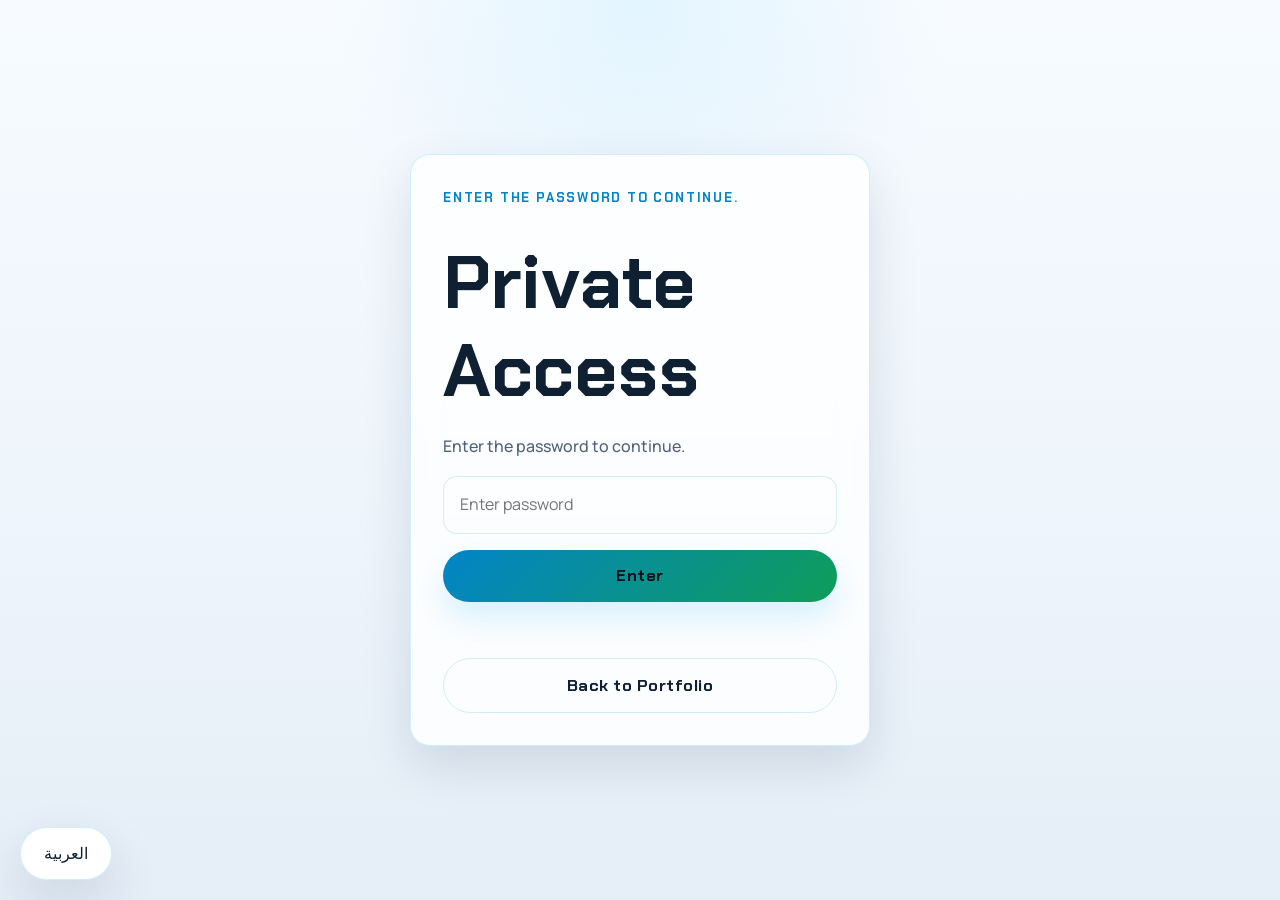
<file: portal.html>
<!DOCTYPE html>
<html lang="en">
<head>
<meta charset="UTF-8">
<meta name="viewport" content="width=device-width, initial-scale=1.0">
<title>Private Portal | Abo Nour</title>
<link rel="preconnect" href="https://fonts.googleapis.com">
<link rel="preconnect" href="https://fonts.gstatic.com" crossorigin>
<link href="https://fonts.googleapis.com/css2?family=Manrope:wght@400;500;700;800&family=Chakra+Petch:wght@500;600;700&family=Sora:wght@400;500;700;800&family=Cairo:wght@400;600;700;800&family=Alexandria:wght@400;600;700;800&family=JetBrains+Mono:wght@400;600&display=swap" rel="stylesheet">
<link rel="stylesheet" href="style.css">
</head>
<body data-page="portal">
<main class="page-shell">
  <section class="portal-container surface-card">
    <p class="eyebrow">Restricted Area</p>
    <h1>Private Access</h1>
    <p>Enter the password to continue.</p>
    <input type="password" id="passwordInput" placeholder="Enter password" aria-label="Password">
    <button class="button button-primary" type="button" onclick="checkPassword()">Enter</button>
    <p id="errorMessage" aria-live="polite"></p>
    <a class="button button-secondary" href="index.html">Back to Portfolio</a>
  </section>
</main>
<script src="script.js"></script>
</body>
</html>
</file>
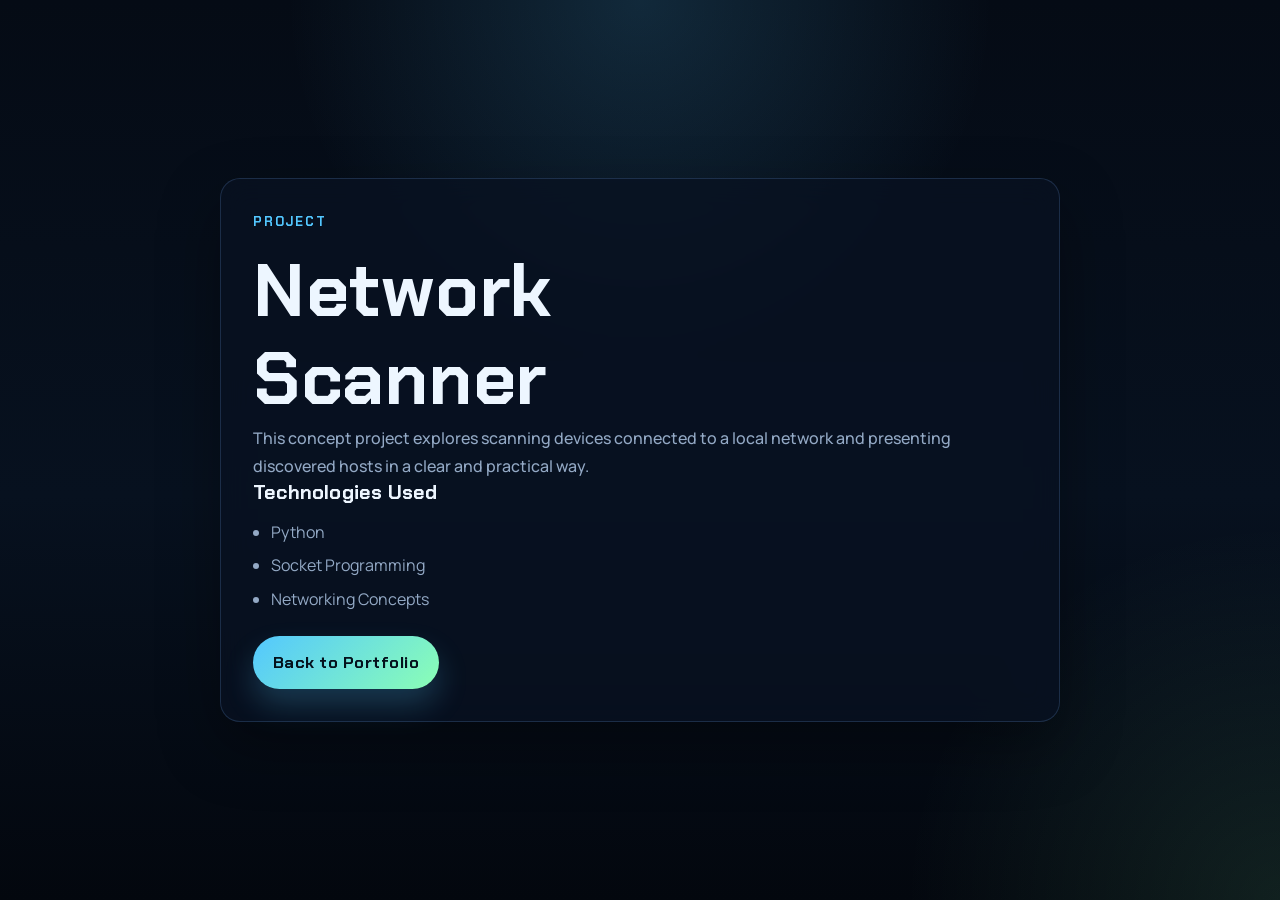
<file: project-network-scanner.html>
<!DOCTYPE html>
<html lang="en">
<head>
<meta charset="UTF-8">
<meta name="viewport" content="width=device-width, initial-scale=1.0">
<title>Network Scanner | Abo Nour</title>
<link rel="preconnect" href="https://fonts.googleapis.com">
<link rel="preconnect" href="https://fonts.gstatic.com" crossorigin>
<link href="https://fonts.googleapis.com/css2?family=Manrope:wght@400;500;700;800&family=Chakra+Petch:wght@500;600;700&family=Sora:wght@400;500;700;800&family=Cairo:wght@400;600;700;800&family=Alexandria:wght@400;600;700;800&family=JetBrains+Mono:wght@400;600&display=swap" rel="stylesheet">
<link rel="stylesheet" href="style.css">
</head>
<body data-page="project-network-scanner">
<main class="page-shell">
  <section class="project-details surface-card">
    <p class="eyebrow">Project</p>
    <h1>Network Scanner</h1>
    <p>
      This concept project explores scanning devices connected to a local network
      and presenting discovered hosts in a clear and practical way.
    </p>

    <h3>Technologies Used</h3>
    <ul>
      <li>Python</li>
      <li>Socket Programming</li>
      <li>Networking Concepts</li>
    </ul>

    <a class="button button-primary" href="index.html">Back to Portfolio</a>
  </section>
</main>
</body>
</html>
</file>
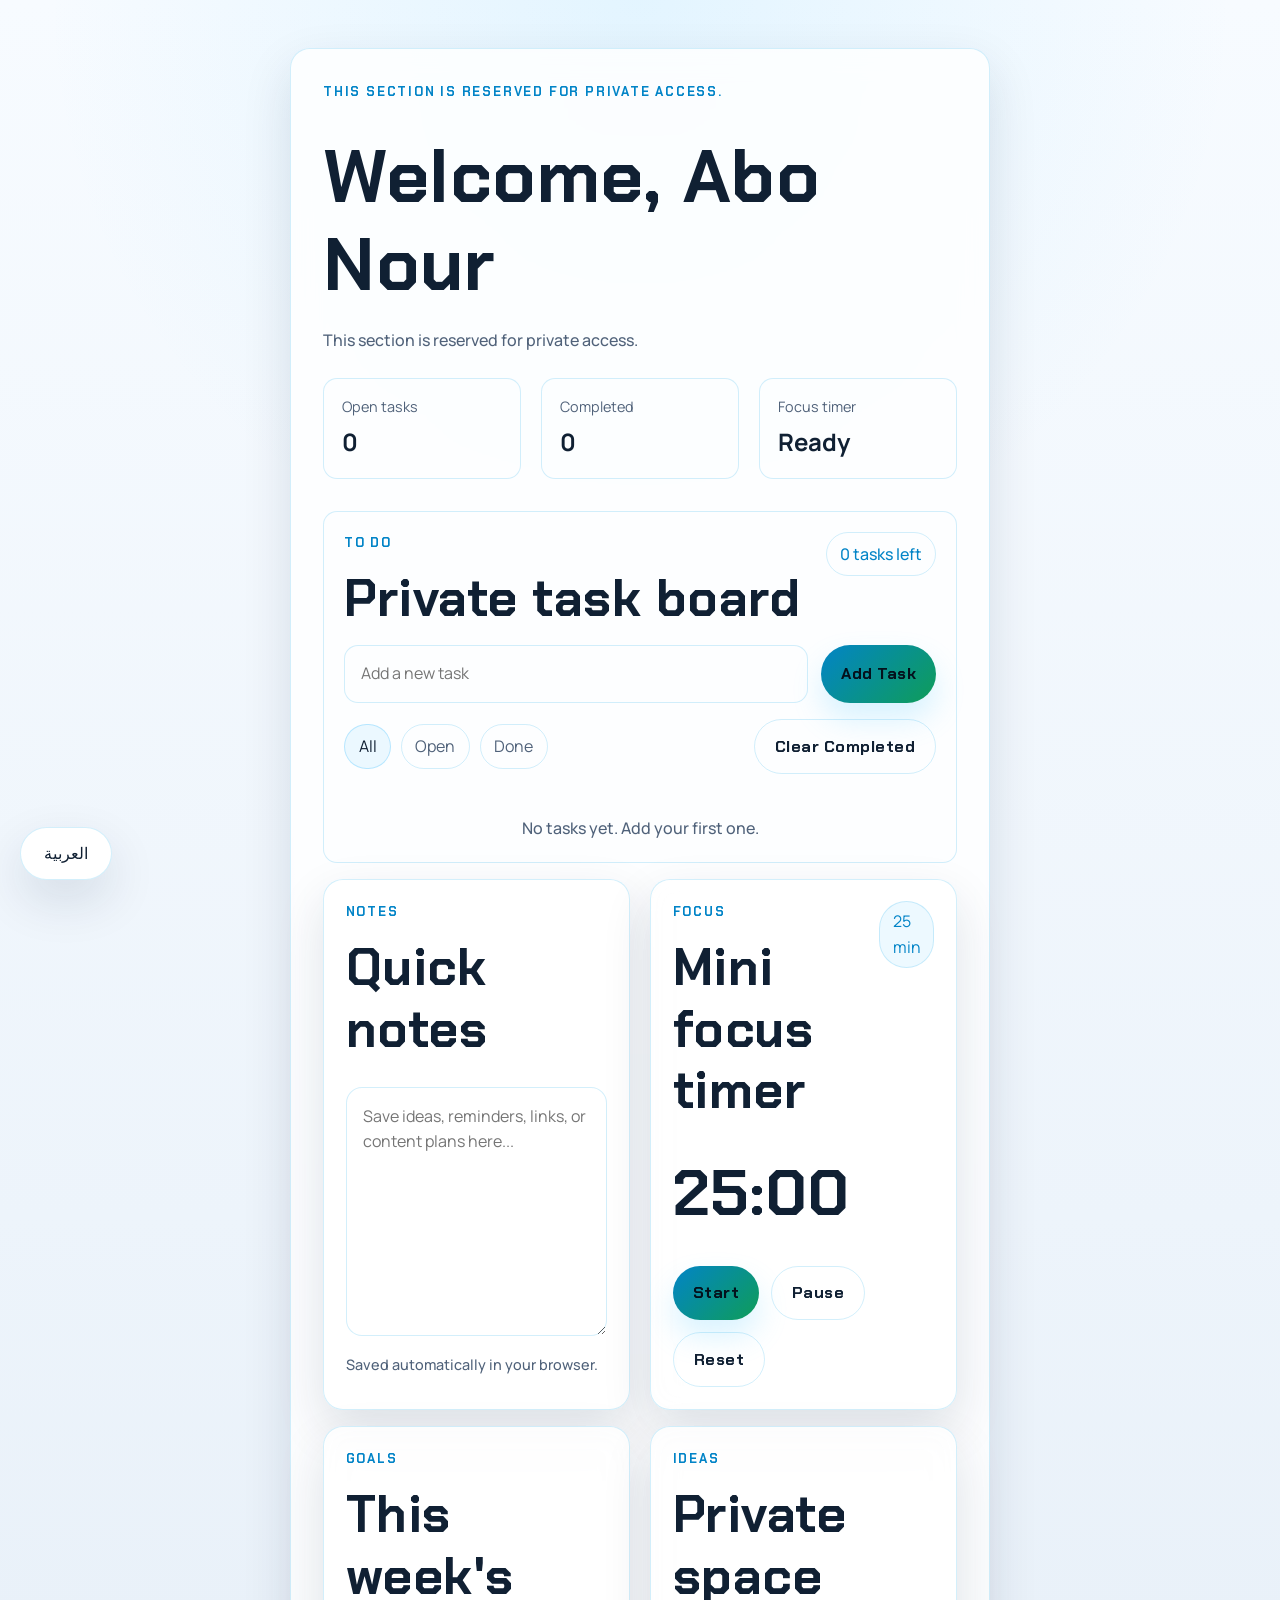
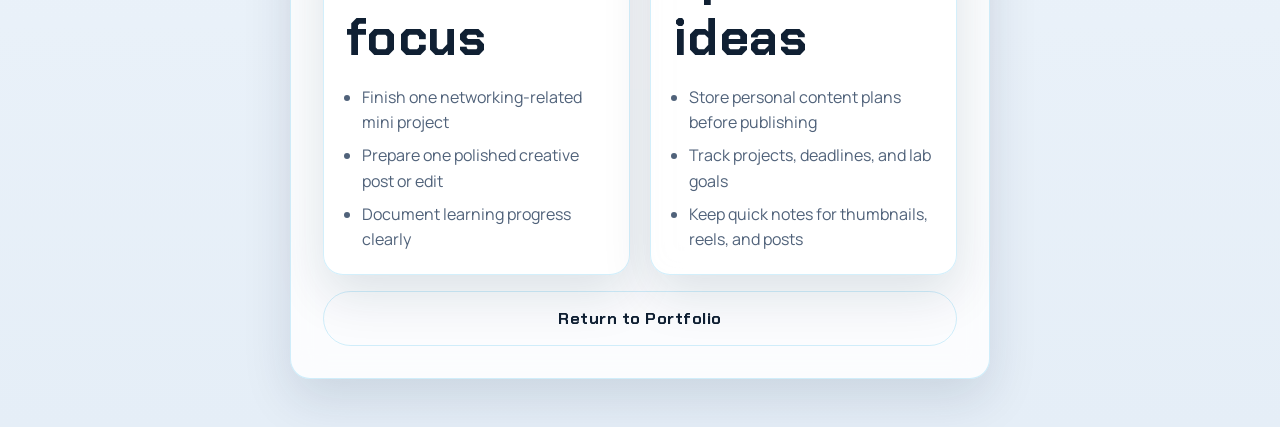
<file: secret.html>
<!DOCTYPE html>
<html lang="en">
<head>
<meta charset="UTF-8">
<meta name="viewport" content="width=device-width, initial-scale=1.0">
<title>Private Area | Abo Nour</title>
<link rel="preconnect" href="https://fonts.googleapis.com">
<link rel="preconnect" href="https://fonts.gstatic.com" crossorigin>
<link href="https://fonts.googleapis.com/css2?family=Manrope:wght@400;500;700;800&family=Chakra+Petch:wght@500;600;700&family=Sora:wght@400;500;700;800&family=Cairo:wght@400;600;700;800&family=Alexandria:wght@400;600;700;800&family=JetBrains+Mono:wght@400;600&display=swap" rel="stylesheet">
<link rel="stylesheet" href="style.css">
</head>
<body data-page="private">
<main class="page-shell">
  <section class="secret-card surface-card">
    <p class="eyebrow">Private</p>
    <h1>Welcome, Abo Nour</h1>
    <p>This section is reserved for private access.</p>

    <section class="private-dashboard">
      <article class="private-stat">
        <span class="private-stat-label">Open tasks</span>
        <strong id="private-open-count">0</strong>
      </article>
      <article class="private-stat">
        <span class="private-stat-label">Completed</span>
        <strong id="private-done-count">0</strong>
      </article>
      <article class="private-stat">
        <span class="private-stat-label">Focus timer</span>
        <strong id="focus-status">Ready</strong>
      </article>
    </section>

    <section class="todo-panel">
      <div class="todo-header">
        <div>
          <p class="eyebrow">To Do</p>
          <h2>Private task board</h2>
        </div>
        <p id="todo-count" class="todo-count">0 tasks</p>
      </div>

      <form class="todo-form" id="todo-form">
        <input type="text" id="todo-input" placeholder="Add a new task" aria-label="Add a new task" maxlength="120">
        <button class="button button-primary" type="submit">Add Task</button>
      </form>

      <div class="todo-toolbar">
        <div class="todo-filters" id="todo-filters">
          <button class="todo-filter is-active" type="button" data-filter="all">All</button>
          <button class="todo-filter" type="button" data-filter="open">Open</button>
          <button class="todo-filter" type="button" data-filter="done">Done</button>
        </div>
        <button class="button button-secondary todo-clear" id="todo-clear-completed" type="button">Clear Completed</button>
      </div>

      <ul id="todo-list" class="todo-list" aria-live="polite"></ul>
      <p id="todo-empty" class="todo-empty">No tasks yet. Add your first one.</p>
    </section>

    <section class="private-grid">
      <article class="private-widget surface-card">
        <div class="private-widget-head">
          <div>
            <p class="eyebrow">Notes</p>
            <h2>Quick notes</h2>
          </div>
        </div>
        <textarea id="private-notes" class="private-notes" rows="8" placeholder="Save ideas, reminders, links, or content plans here..."></textarea>
        <p class="private-note-hint">Saved automatically in your browser.</p>
      </article>

      <article class="private-widget surface-card">
        <div class="private-widget-head">
          <div>
            <p class="eyebrow">Focus</p>
            <h2>Mini focus timer</h2>
          </div>
          <span class="focus-badge">25 min</span>
        </div>
        <p id="focus-time" class="focus-time">25:00</p>
        <div class="focus-actions">
          <button class="button button-primary" id="focus-start" type="button">Start</button>
          <button class="button button-secondary" id="focus-pause" type="button">Pause</button>
          <button class="button button-secondary" id="focus-reset" type="button">Reset</button>
        </div>
      </article>
    </section>

    <section class="private-grid">
      <article class="private-widget surface-card">
        <div class="private-widget-head">
          <div>
            <p class="eyebrow">Goals</p>
            <h2>This week's focus</h2>
          </div>
        </div>
        <ul class="feature-list private-list">
          <li>Finish one networking-related mini project</li>
          <li>Prepare one polished creative post or edit</li>
          <li>Document learning progress clearly</li>
        </ul>
      </article>

      <article class="private-widget surface-card">
        <div class="private-widget-head">
          <div>
            <p class="eyebrow">Ideas</p>
            <h2>Private space ideas</h2>
          </div>
        </div>
        <ul class="feature-list private-list">
          <li>Store personal content plans before publishing</li>
          <li>Track projects, deadlines, and lab goals</li>
          <li>Keep quick notes for thumbnails, reels, and posts</li>
        </ul>
      </article>
    </section>

    <a class="button button-secondary" href="index.html">Return to Portfolio</a>
  </section>
</main>
<script src="script.js"></script>
</body>
</html>
</file>
<file: style.css>
:root {
  --bg: #07111f;
  --bg-soft: rgba(10, 21, 38, 0.78);
  --surface: rgba(8, 18, 34, 0.76);
  --surface-strong: #09172b;
  --surface-light: rgba(255, 255, 255, 0.04);
  --text: #edf6ff;
  --muted: #93a9c5;
  --border: rgba(120, 178, 255, 0.18);
  --accent: #53c7ff;
  --accent-strong: #0ea5e9;
  --accent-warm: #8bffb5;
  --shadow: 0 24px 60px rgba(0, 0, 0, 0.35);
  --radius: 20px;
  --radius-sm: 14px;
  --container: min(1120px, calc(100% - 2rem));
  --nav-height: 84px;
  --font-body: "Manrope", sans-serif;
  --font-heading: "Chakra Petch", "Manrope", sans-serif;
  --font-ar: "Cairo", sans-serif;
  --font-creative-body: "Sora", sans-serif;
  --font-creative-heading: "Sora", sans-serif;
  --font-creative-ar: "Alexandria", sans-serif;
  --font-mono: "JetBrains Mono", monospace;
}

*,
*::before,
*::after {
  box-sizing: border-box;
}

html {
  scroll-behavior: smooth;
}

body {
  margin: 0;
  min-width: 320px;
  font-family: var(--font-body);
  color: var(--text);
  background:
    radial-gradient(circle at top, rgba(83, 199, 255, 0.16), transparent 32%),
    radial-gradient(circle at bottom right, rgba(139, 255, 181, 0.1), transparent 24%),
    linear-gradient(180deg, #050b15 0%, #07111f 55%, #03070e 100%);
  line-height: 1.6;
  overflow-x: hidden;
}

body.light-mode {
  --bg: #edf4fb;
  --bg-soft: rgba(255, 255, 255, 0.86);
  --surface: rgba(255, 255, 255, 0.82);
  --surface-strong: #ffffff;
  --surface-light: rgba(11, 23, 43, 0.04);
  --text: #102033;
  --muted: #50627a;
  --border: rgba(14, 165, 233, 0.18);
  --accent: #0284c7;
  --accent-strong: #0369a1;
  --accent-warm: #0f9d58;
  --shadow: 0 20px 50px rgba(10, 36, 66, 0.12);
  background:
    radial-gradient(circle at top, rgba(83, 199, 255, 0.12), transparent 28%),
    linear-gradient(180deg, #f7fbff 0%, #edf4fb 60%, #e5eef7 100%);
}

body[data-page="creative"] {
  --font-body: var(--font-creative-body);
  --font-heading: var(--font-creative-heading);
  --font-ar: var(--font-creative-ar);
  background:
    radial-gradient(circle at 15% 15%, rgba(255, 178, 107, 0.18), transparent 24%),
    radial-gradient(circle at 85% 20%, rgba(255, 92, 141, 0.16), transparent 22%),
    radial-gradient(circle at 50% 80%, rgba(255, 205, 130, 0.08), transparent 28%),
    linear-gradient(180deg, #170d23 0%, #20112f 40%, #101828 100%);
}

body[data-page="creative"] .navbar.scrolled {
  background: rgba(28, 18, 40, 0.82);
  border-color: rgba(255, 170, 110, 0.18);
}

body[data-page="creative"] .brand,
body[data-page="creative"] .nav-links a,
body[data-page="creative"] .eyebrow,
body[data-page="creative"] h1,
body[data-page="creative"] h2,
body[data-page="creative"] h3,
body[data-page="creative"] .button,
body[data-page="creative"] .focus-time {
  font-family: var(--font-creative-heading);
  letter-spacing: 0;
}

body[data-page="creative"] p,
body[data-page="creative"] input,
body[data-page="creative"] textarea {
  font-family: var(--font-creative-body);
}

html[lang="ar"] body[data-page="creative"] .brand,
html[lang="ar"] body[data-page="creative"] .nav-links a,
html[lang="ar"] body[data-page="creative"] .eyebrow,
html[lang="ar"] body[data-page="creative"] h1,
html[lang="ar"] body[data-page="creative"] h2,
html[lang="ar"] body[data-page="creative"] h3,
html[lang="ar"] body[data-page="creative"] .button,
html[lang="ar"] body[data-page="creative"] .focus-time,
html[lang="ar"] body[data-page="creative"] p,
html[lang="ar"] body[data-page="creative"] input,
html[lang="ar"] body[data-page="creative"] textarea {
  font-family: var(--font-creative-ar);
}

body.menu-open {
  overflow: hidden;
}

body[dir="rtl"] {
  direction: rtl;
  text-align: right;
  font-family: var(--font-ar);
}

body[dir="rtl"] .hero-actions,
body[dir="rtl"] .hero-metrics,
body[dir="rtl"] .nav-panel,
body[dir="rtl"] .nav-links,
body[dir="rtl"] .project-meta,
body[dir="rtl"] .repo-links,
body[dir="rtl"] .focus-actions,
body[dir="rtl"] .todo-filters,
body[dir="rtl"] .todo-toolbar,
body[dir="rtl"] .terminal-input-line {
  flex-direction: row-reverse;
}

body[dir="rtl"] .contact-info,
body[dir="rtl"] .section-heading,
body[dir="rtl"] .hub-heading,
body[dir="rtl"] .creative-copy,
body[dir="rtl"] .landing-card,
body[dir="rtl"] .private-widget,
body[dir="rtl"] .portal-container,
body[dir="rtl"] .project-details,
body[dir="rtl"] .secret-card {
  text-align: right;
}

.lang-toggle-fixed {
  position: fixed;
  left: 1.25rem;
  bottom: 1.25rem;
  z-index: 25;
  min-width: 92px;
  min-height: 46px;
  padding: 0.8rem 1rem;
  border-radius: 999px;
  border: 1px solid var(--border);
  background: var(--surface-strong);
  color: var(--text);
  box-shadow: var(--shadow);
  cursor: pointer;
}

body.landing-page {
  min-height: 100vh;
  display: grid;
  place-items: center;
}

a {
  color: inherit;
  text-decoration: none;
}

img {
  display: block;
  max-width: 100%;
  height: auto;
}

button,
input,
textarea {
  font: inherit;
}

button {
  border: 0;
}

main {
  position: relative;
  z-index: 1;
}

#particles-js {
  position: fixed;
  inset: 0;
  z-index: 0;
  pointer-events: none;
}

.site-header {
  position: sticky;
  top: 0;
  z-index: 30;
}

.navbar {
  width: var(--container);
  min-height: var(--nav-height);
  margin: 0 auto;
  display: flex;
  align-items: center;
  justify-content: space-between;
  gap: 1rem;
  padding: 1rem 0;
  transition: background 0.25s ease, box-shadow 0.25s ease, border-color 0.25s ease;
}

.navbar.scrolled {
  margin-top: 0.75rem;
  padding: 1rem 1.2rem;
  background: var(--bg-soft);
  border: 1px solid var(--border);
  border-radius: 999px;
  backdrop-filter: blur(16px);
  box-shadow: var(--shadow);
}

.brand {
  display: inline-flex;
  align-items: center;
  gap: 0.75rem;
  font-family: var(--font-heading);
  font-weight: 700;
  letter-spacing: 0.04em;
}

.nav-logo {
  width: 42px;
  height: 42px;
  object-fit: contain;
  filter: drop-shadow(0 0 16px rgba(83, 199, 255, 0.3));
}

.nav-panel {
  display: flex;
  align-items: center;
  gap: 1rem;
}

.nav-links {
  display: flex;
  align-items: center;
  gap: 1.25rem;
  list-style: none;
  margin: 0;
  padding: 0;
}

.nav-links a {
  color: var(--muted);
  font-size: 0.96rem;
  font-family: var(--font-heading);
  font-weight: 600;
  letter-spacing: 0.03em;
  transition: color 0.2s ease;
}

.nav-links a:hover,
.nav-links a.active {
  color: var(--text);
}

.theme-toggle,
.menu-toggle,
#backToTop {
  display: inline-flex;
  align-items: center;
  justify-content: center;
  cursor: pointer;
}

.theme-toggle {
  width: 46px;
  height: 46px;
  border-radius: 50%;
  background: var(--surface-light);
  color: var(--accent);
  border: 1px solid var(--border);
  transition: transform 0.2s ease, border-color 0.2s ease, background 0.2s ease;
}

.theme-toggle:hover,
.button:hover,
#backToTop:hover {
  transform: translateY(-2px);
}

.menu-toggle {
  display: none;
  width: 48px;
  height: 48px;
  padding: 0;
  background: transparent;
  border-radius: 12px;
  border: 1px solid transparent;
}

.menu-toggle span {
  display: block;
  width: 20px;
  height: 2px;
  margin: 2px 0;
  background: var(--text);
  transition: transform 0.2s ease, opacity 0.2s ease;
}

.menu-toggle[aria-expanded="true"] span:nth-child(1) {
  transform: translateY(6px) rotate(45deg);
}

.menu-toggle[aria-expanded="true"] span:nth-child(2) {
  opacity: 0;
}

.menu-toggle[aria-expanded="true"] span:nth-child(3) {
  transform: translateY(-6px) rotate(-45deg);
}

.section-shell,
.hero {
  width: var(--container);
  margin: 0 auto;
}

.hero {
  min-height: calc(100vh - var(--nav-height));
  display: grid;
  grid-template-columns: 1.1fr 0.9fr;
  align-items: center;
  gap: 3rem;
  padding: 3rem 0 4rem;
}

.hero-copy,
.hero-visual {
  position: relative;
  z-index: 1;
}

.eyebrow {
  margin: 0 0 0.85rem;
  color: var(--accent);
  font-family: var(--font-heading);
  text-transform: uppercase;
  letter-spacing: 0.14em;
  font-size: 0.8rem;
  font-weight: 700;
}

h1,
h2,
h3 {
  margin: 0;
  line-height: 1.2;
  font-family: var(--font-heading);
  letter-spacing: 0.01em;
}

h1 {
  font-size: clamp(2.2rem, 5.8vw, 4.6rem);
  max-width: 12ch;
}

h2 {
  font-size: clamp(2rem, 4vw, 3.2rem);
  max-width: 16ch;
}

h3 {
  font-size: 1.25rem;
}

p {
  margin: 0;
  color: var(--muted);
  font-weight: 500;
  line-height: 1.75;
}

.hero-text {
  max-width: 58ch;
  margin-top: 1.25rem;
  font-size: 1.05rem;
  line-height: 1.85;
}

.hero-actions {
  display: flex;
  flex-wrap: wrap;
  gap: 0.9rem;
  margin-top: 2rem;
}

.hero-metrics {
  display: flex;
  flex-wrap: wrap;
  gap: 0.85rem;
  margin-top: 1.25rem;
}

.metric-chip {
  min-width: 140px;
  padding: 0.95rem 1rem;
  border-radius: 18px;
  border: 1px solid var(--border);
  background: rgba(255, 255, 255, 0.03);
  display: grid;
  gap: 0.2rem;
}

.metric-chip strong {
  font-size: 1.35rem;
}

.metric-chip span {
  color: var(--muted);
  font-size: 0.92rem;
}

.button {
  display: inline-flex;
  align-items: center;
  justify-content: center;
  min-height: 46px;
  padding: 0.85rem 1.25rem;
  border-radius: 999px;
  font-family: var(--font-heading);
  font-weight: 700;
  letter-spacing: 0.03em;
  transition: transform 0.2s ease, box-shadow 0.2s ease, background 0.2s ease;
}

.button:disabled {
  opacity: 0.6;
  cursor: not-allowed;
}

.button-primary {
  background: linear-gradient(135deg, var(--accent), var(--accent-warm));
  color: #04111c;
  box-shadow: 0 16px 30px rgba(83, 199, 255, 0.22);
}

.button-secondary {
  background: transparent;
  color: var(--text);
  border: 1px solid var(--border);
}

.main-logo {
  width: min(440px, 100%);
  margin-inline: auto;
  filter: drop-shadow(0 0 40px rgba(83, 199, 255, 0.28));
  animation: float 6s ease-in-out infinite;
}

.status-card,
.surface-card,
.terminal,
.terminal-box {
  background: var(--surface);
  border: 1px solid var(--border);
  border-radius: var(--radius);
  backdrop-filter: blur(14px);
  box-shadow: var(--shadow);
}

.status-card {
  width: min(320px, 100%);
  margin: 1.5rem auto 0;
  padding: 1rem 1.15rem;
  display: flex;
  gap: 0.85rem;
  align-items: flex-start;
}

.status-card p {
  margin-top: 0.35rem;
  font-size: 0.94rem;
}

.status-card-creative {
  background:
    linear-gradient(135deg, rgba(255, 177, 106, 0.12), rgba(255, 95, 139, 0.12)),
    var(--surface);
  border-color: rgba(255, 170, 110, 0.22);
}

.status-dot {
  flex: 0 0 auto;
  width: 12px;
  height: 12px;
  margin-top: 0.35rem;
  border-radius: 50%;
  background: var(--accent-warm);
  box-shadow: 0 0 20px rgba(139, 255, 181, 0.8);
}

.status-dot-creative {
  background: #ffb16a;
  box-shadow: 0 0 20px rgba(255, 177, 106, 0.7);
}

.terminal,
.terminal-box {
  padding: 1.35rem;
  font-family: var(--font-mono);
}

.hero-terminal {
  margin-top: 1.5rem;
  width: min(620px, 100%);
}

.terminal-line {
  color: var(--text);
}

.prompt,
.terminal-prompt,
#typing-text,
.typed-cursor {
  color: var(--accent);
}

.typed-cursor {
  animation: blink 0.8s infinite;
}

.section-shell {
  padding: 5.5rem 0;
}

.landing-shell {
  width: min(1120px, calc(100% - 2rem));
  min-height: 100vh;
  display: grid;
  place-items: center;
  position: relative;
  z-index: 1;
}

.landing-card {
  width: 100%;
  padding: 2rem;
  display: grid;
  gap: 1.25rem;
}

.landing-text {
  max-width: 58ch;
}

.landing-grid {
  display: grid;
  grid-template-columns: repeat(2, minmax(0, 1fr));
  gap: 1.25rem;
}

.path-card {
  min-height: 320px;
  padding: 1.5rem;
  border-radius: var(--radius);
  border: 1px solid var(--border);
  display: grid;
  align-content: end;
  gap: 0.9rem;
  background: rgba(255, 255, 255, 0.03);
  transition: transform 0.2s ease, border-color 0.2s ease;
}

.path-card:hover {
  transform: translateY(-6px);
}

.path-card-technical {
  background:
    radial-gradient(circle at top right, rgba(83, 199, 255, 0.12), transparent 28%),
    rgba(255, 255, 255, 0.03);
}

.path-card-creative {
  background:
    radial-gradient(circle at top left, rgba(255, 166, 118, 0.14), transparent 28%),
    linear-gradient(160deg, rgba(31, 16, 45, 0.94), rgba(14, 23, 38, 0.94));
  border-color: rgba(255, 170, 110, 0.22);
}

.path-card-creative h2,
.path-card-creative p {
  color: #fff0e7;
}

.section-heading {
  display: grid;
  gap: 0.9rem;
  margin-bottom: 2rem;
}

.about-card,
.contact-form,
.contact-info {
  padding: 1.5rem;
}

.dual-about-grid,
.skill-columns {
  display: grid;
  gap: 1.25rem;
}

.dual-about-grid {
  grid-template-columns: repeat(2, minmax(0, 1fr));
}

.dual-about-grid-single {
  grid-template-columns: 1fr;
}

.hub-section {
  display: grid;
  gap: 1.5rem;
  padding: 1.6rem;
  border-radius: calc(var(--radius) + 10px);
  border: 1px solid var(--border);
  background: rgba(255, 255, 255, 0.02);
  box-shadow: var(--shadow);
}

.hub-section-technical {
  background:
    radial-gradient(circle at top right, rgba(83, 199, 255, 0.08), transparent 26%),
    rgba(255, 255, 255, 0.02);
}

.hub-section-creative {
  background:
    radial-gradient(circle at top left, rgba(255, 166, 118, 0.12), transparent 28%),
    linear-gradient(180deg, rgba(33, 16, 46, 0.94), rgba(12, 22, 39, 0.94));
  border-color: rgba(255, 170, 110, 0.2);
}

.hub-heading,
.hub-block {
  display: grid;
  gap: 1rem;
}

.hub-heading h2 {
  max-width: 16ch;
}

.hub-heading > p:last-child {
  max-width: 70ch;
}

.hub-heading-creative .eyebrow {
  color: #ffbc77;
}

.hub-heading-creative h2,
.hub-heading-creative p,
.hub-section-creative .section-heading h2,
.hub-section-creative .section-heading p {
  color: #fff0e7;
}

.about-card {
  opacity: 0;
  transform: translateY(28px);
  transition: opacity 0.5s ease, transform 0.5s ease;
  display: grid;
  gap: 1.2rem;
}

#about .section-heading h2 {
  max-width: 22ch;
  line-height: 1.3;
}

.about-card h3 {
  max-width: none;
  line-height: 1.4;
}

.about-card p {
  line-height: 2;
}

.about-card.show {
  opacity: 1;
  transform: translateY(0);
}

.profile-pill {
  display: inline-flex;
  width: fit-content;
  padding: 0.45rem 0.8rem;
  border-radius: 999px;
  background: rgba(83, 199, 255, 0.14);
  color: var(--accent);
  font-size: 0.8rem;
  font-weight: 700;
}

.about-card-creative {
  position: relative;
  overflow: hidden;
  background:
    radial-gradient(circle at top right, rgba(255, 131, 103, 0.18), transparent 32%),
    linear-gradient(145deg, rgba(37, 16, 44, 0.9), rgba(14, 31, 46, 0.92));
  border-color: rgba(255, 160, 122, 0.22);
}

.profile-pill-creative {
  background: rgba(255, 178, 124, 0.14);
  color: #ffbf8a;
}

.skills-grid,
.projects-container,
.lab-container,
.cert-container,
.repo-grid,
.contact-container {
  display: grid;
  gap: 1.25rem;
}

.track-grid,
.gallery-grid,
.timeline,
.service-strip,
.private-dashboard,
.private-grid {
  display: grid;
  gap: 1.25rem;
}

.track-grid,
.private-grid {
  grid-template-columns: repeat(2, minmax(0, 1fr));
}

.track-card {
  display: grid;
  gap: 0.9rem;
  padding: 1.5rem;
}

.track-card-creative {
  background:
    radial-gradient(circle at top right, rgba(255, 131, 103, 0.18), transparent 32%),
    linear-gradient(145deg, rgba(37, 16, 44, 0.9), rgba(14, 31, 46, 0.92));
  border-color: rgba(255, 160, 122, 0.22);
}

.feature-list {
  margin: 0;
  padding-left: 1rem;
  color: var(--muted);
  display: grid;
  gap: 0.45rem;
}

.feature-list-creative {
  color: #ffe8da;
}

.skills-grid {
  grid-template-columns: repeat(2, minmax(0, 1fr));
}

.skill-columns {
  grid-template-columns: repeat(2, minmax(0, 1fr));
  align-items: start;
}

.skill-group {
  display: grid;
  gap: 1rem;
}

.group-heading {
  display: grid;
  gap: 0.4rem;
}

.skill-group-creative {
  position: relative;
  padding: 1.25rem;
  border-radius: var(--radius);
  background:
    radial-gradient(circle at top left, rgba(255, 138, 76, 0.16), transparent 30%),
    radial-gradient(circle at bottom right, rgba(255, 89, 140, 0.12), transparent 30%),
    linear-gradient(180deg, rgba(41, 18, 53, 0.96), rgba(18, 26, 44, 0.94));
  border: 1px solid rgba(255, 153, 102, 0.2);
  box-shadow: 0 24px 60px rgba(14, 8, 26, 0.35);
}

.group-heading-creative .eyebrow {
  color: #ffb16a;
}

.group-heading-creative h3 {
  color: #fff0e7;
}

.skills-grid-creative {
  grid-template-columns: repeat(2, minmax(0, 1fr));
}

.skill {
  padding: 1.35rem;
}

.skill-creative {
  padding: 1.35rem;
  border: 1px solid rgba(255, 173, 115, 0.18);
  border-radius: var(--radius-sm);
  background: rgba(255, 255, 255, 0.04);
  box-shadow: 0 18px 40px rgba(0, 0, 0, 0.18);
}

.skill-header {
  display: flex;
  align-items: center;
  justify-content: space-between;
  gap: 1rem;
  margin-bottom: 1rem;
}

.progress {
  width: 100%;
  height: 10px;
  overflow: hidden;
  border-radius: 999px;
  background: rgba(255, 255, 255, 0.08);
}

.progress-bar {
  width: 0;
  height: 100%;
  border-radius: inherit;
  background: linear-gradient(90deg, var(--accent-strong), var(--accent-warm));
  transition: width 1s ease;
}

.progress-creative {
  background: rgba(255, 255, 255, 0.09);
}

.progress-bar-creative {
  background: linear-gradient(90deg, #ff9b6a, #ff5f8b);
}

.creative-showcase {
  position: relative;
}

.creative-frame {
  display: grid;
  grid-template-columns: 0.95fr 1.05fr;
  gap: 1.25rem;
  padding: 1.5rem;
  border-radius: calc(var(--radius) + 6px);
  background:
    linear-gradient(135deg, rgba(255, 170, 110, 0.16), transparent 36%),
    radial-gradient(circle at 80% 20%, rgba(255, 96, 138, 0.18), transparent 24%),
    linear-gradient(160deg, rgba(30, 12, 41, 0.98), rgba(12, 20, 37, 0.96));
  border: 1px solid rgba(255, 170, 110, 0.2);
  box-shadow: 0 26px 60px rgba(15, 8, 24, 0.4);
}

.creative-copy {
  display: grid;
  gap: 1.1rem;
  align-content: center;
}

.creative-copy .eyebrow {
  color: #ffbc77;
}

.creative-copy h2,
.creative-copy p {
  color: #fff0e7;
}

.creative-cards {
  display: grid;
  grid-template-columns: repeat(2, minmax(0, 1fr));
  gap: 1rem;
}

.creative-card {
  display: grid;
  gap: 0.75rem;
  min-height: 220px;
  padding: 1.35rem;
  border-radius: var(--radius);
  background: rgba(255, 255, 255, 0.05);
  border: 1px solid rgba(255, 190, 145, 0.18);
  backdrop-filter: blur(12px);
}

.creative-card h3,
.creative-card p {
  color: #fff0e7;
}

.creative-badge {
  display: inline-flex;
  width: fit-content;
  padding: 0.42rem 0.78rem;
  border-radius: 999px;
  background: rgba(255, 186, 132, 0.14);
  color: #ffcf9f;
  font-size: 0.8rem;
  font-weight: 700;
}

.creative-gallery .section-heading h2 {
  max-width: 18ch;
}

.gallery-grid {
  grid-template-columns: 1.2fr 0.9fr 0.9fr;
}

.gallery-card {
  min-height: 240px;
  display: grid;
  align-content: end;
  gap: 0.75rem;
  padding: 1.35rem;
  border-radius: var(--radius);
  background:
    linear-gradient(180deg, rgba(15, 18, 34, 0.1), rgba(18, 15, 28, 0.88)),
    linear-gradient(135deg, rgba(255, 166, 118, 0.12), rgba(255, 92, 141, 0.18));
  border: 1px solid rgba(255, 185, 138, 0.18);
  box-shadow: 0 22px 50px rgba(18, 9, 25, 0.32);
}

.gallery-card-tall {
  min-height: 320px;
}

.gallery-card h3,
.gallery-card p {
  color: #fff0e7;
}

.gallery-card .button {
  align-self: flex-start;
}

.projects-container,
.lab-container,
.cert-container,
.repo-grid {
  grid-template-columns: repeat(3, minmax(0, 1fr));
}

#technical-projects,
#creative-projects {
  min-height: 220px;
}

.project-card,
.lab-card,
.cert-card,
.repo-card {
  min-height: 100%;
}

.project-card {
  position: relative;
  overflow: hidden;
}

.project-featured {
  padding: 0;
}

.project-image {
  min-height: 240px;
  background:
    linear-gradient(180deg, rgba(4, 10, 20, 0.15), rgba(4, 10, 20, 0.82)),
    url("images/network.jpg") center/cover;
}

.project-content,
.lab-card,
.cert-card,
.repo-card {
  display: flex;
  flex-direction: column;
  gap: 1rem;
  padding: 1.4rem;
}

.project-card .button,
.repo-card .button {
  align-self: flex-start;
}

.project-meta {
  display: flex;
  flex-wrap: wrap;
  gap: 0.55rem;
  align-items: center;
}

.project-tag,
.lab-tag,
.cert-status {
  display: inline-flex;
  align-items: center;
  justify-content: center;
  width: fit-content;
  padding: 0.45rem 0.8rem;
  border-radius: 999px;
  background: rgba(83, 199, 255, 0.14);
  color: var(--accent);
  font-size: 0.8rem;
  font-weight: 700;
}

.project-status,
.creative-status {
  display: inline-flex;
  align-items: center;
  justify-content: center;
  width: fit-content;
  padding: 0.42rem 0.75rem;
  border-radius: 999px;
  border: 1px solid var(--border);
  color: var(--muted);
  font-size: 0.78rem;
  font-weight: 700;
}

.creative-status {
  color: #ffe5d0;
  border-color: rgba(255, 190, 145, 0.22);
}

.github-container {
  min-height: 160px;
}

.repo-placeholder {
  grid-column: 1 / -1;
  padding: 1.5rem;
  text-align: center;
}

.repo-card {
  gap: 0.85rem;
}

.repo-links {
  display: flex;
  flex-wrap: wrap;
  gap: 0.75rem;
  margin-top: auto;
}

.project-preview {
  aspect-ratio: 16 / 10;
  object-fit: cover;
  border-radius: var(--radius-sm);
  border: 1px solid var(--border);
}

.github-graph {
  width: 100%;
  border-radius: var(--radius);
  border: 1px solid var(--border);
  box-shadow: var(--shadow);
}

.timeline {
  grid-template-columns: 1fr;
}

.timeline-item {
  display: grid;
  grid-template-columns: auto 1fr;
  gap: 1rem;
  align-items: start;
  padding: 1.4rem;
}

.timeline-step {
  width: 54px;
  height: 54px;
  border-radius: 50%;
  display: inline-flex;
  align-items: center;
  justify-content: center;
  background: rgba(83, 199, 255, 0.12);
  color: var(--accent);
  font-weight: 700;
}

.timeline-step-creative {
  background: rgba(255, 177, 106, 0.14);
  color: #ffb16a;
}

.terminal-box {
  min-height: 280px;
}

#terminal-output {
  min-height: 160px;
  margin-bottom: 1rem;
  display: grid;
  gap: 0.5rem;
}

.terminal-entry {
  color: var(--text);
}

.terminal-response {
  color: var(--muted);
}

.terminal-input-line {
  display: flex;
  align-items: center;
  gap: 0.75rem;
}

#terminal-input {
  width: 100%;
  color: var(--text);
  background: transparent;
  border: 0;
  outline: none;
}

.contact-container {
  grid-template-columns: 1.1fr 0.9fr;
}

.service-strip {
  grid-template-columns: repeat(3, minmax(0, 1fr));
  margin-bottom: 1.25rem;
}

.service-card {
  padding: 1.25rem;
  border-radius: var(--radius-sm);
  border: 1px solid var(--border);
  background: rgba(255, 255, 255, 0.03);
}

.service-card-creative {
  background:
    linear-gradient(135deg, rgba(255, 182, 125, 0.12), rgba(255, 101, 142, 0.12)),
    rgba(255, 255, 255, 0.03);
  border-color: rgba(255, 177, 106, 0.22);
}

.contact-form {
  gap: 1rem;
}

.contact-form,
.contact-info {
  display: grid;
}

.form-feedback {
  min-height: 1.5rem;
  font-size: 0.92rem;
  color: var(--accent);
}

.contact-form input,
.contact-form textarea {
  width: 100%;
  padding: 0.95rem 1rem;
  color: var(--text);
  background: rgba(255, 255, 255, 0.03);
  border: 1px solid var(--border);
  border-radius: 14px;
  resize: vertical;
}

.contact-form input::placeholder,
.contact-form textarea::placeholder {
  color: var(--muted);
}

.contact-info {
  align-content: center;
  gap: 0.9rem;
}

.contact-info a {
  color: var(--accent);
}

.footer {
  position: relative;
  z-index: 1;
  width: var(--container);
  margin: 0 auto;
  padding: 1.5rem 0 3rem;
  text-align: center;
}

#backToTop {
  position: fixed;
  right: 1.25rem;
  bottom: 1.25rem;
  z-index: 20;
  width: 50px;
  height: 50px;
  border-radius: 50%;
  background: var(--surface-strong);
  color: var(--accent);
  border: 1px solid var(--border);
  box-shadow: var(--shadow);
  opacity: 0;
  visibility: hidden;
  transition: opacity 0.2s ease, visibility 0.2s ease, transform 0.2s ease;
}

#backToTop.show {
  opacity: 1;
  visibility: visible;
}

#loader,
#fullscreen-terminal {
  position: fixed;
  inset: 0;
  display: flex;
  align-items: center;
  justify-content: center;
  background: rgba(2, 8, 18, 0.96);
  z-index: 999;
}

#boot-terminal,
.fullscreen-content {
  width: min(92vw, 680px);
  padding: 2rem;
  font-family: var(--font-mono);
  color: var(--accent);
  background: #020816;
  border: 1px solid rgba(83, 199, 255, 0.16);
  border-radius: var(--radius);
  box-shadow: var(--shadow);
}

.boot-line {
  opacity: 0;
  margin: 0.35rem 0;
}

#fullscreen-terminal {
  display: none;
  z-index: 1000;
}

#hiddenAccess {
  position: fixed;
  right: 0;
  bottom: 0;
  width: 16px;
  height: 16px;
  background: transparent;
  z-index: 15;
}

#cursor {
  position: fixed;
  inset: 0 auto auto 0;
  width: 15px;
  height: 15px;
  border-radius: 50%;
  background: rgba(83, 199, 255, 0.65);
  box-shadow: 0 0 18px rgba(83, 199, 255, 0.65);
  pointer-events: none;
  z-index: 1001;
  transform: translate(-50%, -50%);
  transition: transform 0.1s ease;
}

.page-shell {
  width: min(840px, calc(100% - 2rem));
  margin: 0 auto;
  min-height: 100vh;
  display: grid;
  place-items: center;
  padding: 3rem 0;
}

.project-details,
.portal-container,
.secret-card {
  width: 100%;
  padding: 2rem;
}

.project-details ul {
  margin: 1rem 0 1.5rem;
  padding-left: 1.1rem;
  color: var(--muted);
}

.project-details li + li {
  margin-top: 0.5rem;
}

.portal-container {
  max-width: 460px;
  display: grid;
  gap: 1rem;
}

.portal-container input {
  padding: 0.95rem 1rem;
  color: var(--text);
  background: rgba(255, 255, 255, 0.03);
  border: 1px solid var(--border);
  border-radius: 14px;
}

#errorMessage {
  min-height: 1.5rem;
  color: #ff8d8d;
}

.secret-card {
  max-width: 700px;
  display: grid;
  gap: 1rem;
}

.todo-panel {
  display: grid;
  gap: 1rem;
  margin-top: 1rem;
  padding: 1.25rem;
  border: 1px solid var(--border);
  border-radius: var(--radius-sm);
  background: rgba(255, 255, 255, 0.03);
}

.todo-header {
  display: flex;
  align-items: flex-start;
  justify-content: space-between;
  gap: 1rem;
}

.todo-count {
  padding: 0.45rem 0.8rem;
  border: 1px solid var(--border);
  border-radius: 999px;
  color: var(--accent);
  white-space: nowrap;
}

.todo-form {
  display: grid;
  grid-template-columns: 1fr auto;
  gap: 0.85rem;
}

.todo-toolbar {
  display: flex;
  align-items: center;
  justify-content: space-between;
  gap: 1rem;
  flex-wrap: wrap;
}

.todo-filters {
  display: inline-flex;
  flex-wrap: wrap;
  gap: 0.6rem;
}

.todo-filter {
  min-height: 40px;
  padding: 0.55rem 0.85rem;
  border-radius: 999px;
  border: 1px solid var(--border);
  background: transparent;
  color: var(--muted);
  cursor: pointer;
}

.todo-filter.is-active {
  color: var(--text);
  border-color: rgba(83, 199, 255, 0.35);
  background: rgba(83, 199, 255, 0.1);
}

.todo-clear {
  min-height: 40px;
}

.todo-form input {
  width: 100%;
  padding: 0.95rem 1rem;
  color: var(--text);
  background: rgba(255, 255, 255, 0.03);
  border: 1px solid var(--border);
  border-radius: 14px;
}

.todo-list {
  list-style: none;
  padding: 0;
  margin: 0;
  display: grid;
  gap: 0.75rem;
}

.todo-item {
  display: grid;
  grid-template-columns: auto 1fr auto;
  align-items: center;
  gap: 0.75rem;
  padding: 0.9rem 1rem;
  border: 1px solid var(--border);
  border-radius: 14px;
  background: rgba(255, 255, 255, 0.03);
}

.todo-text {
  color: var(--text);
  word-break: break-word;
}

.todo-item.is-complete .todo-text {
  color: var(--muted);
  text-decoration: line-through;
}

.todo-toggle,
.todo-delete {
  min-height: 40px;
  padding: 0.6rem 0.85rem;
  border-radius: 999px;
  border: 1px solid var(--border);
  background: transparent;
  color: var(--text);
  cursor: pointer;
}

.todo-item.is-complete .todo-toggle {
  color: var(--accent);
  border-color: rgba(83, 199, 255, 0.35);
}

.todo-delete {
  color: #ff9b9b;
}

.todo-empty {
  text-align: center;
  padding: 0.5rem 0 0;
}

.private-dashboard {
  grid-template-columns: repeat(3, minmax(0, 1fr));
  margin-top: 0.5rem;
}

.private-stat {
  padding: 1rem 1.1rem;
  border-radius: var(--radius-sm);
  border: 1px solid var(--border);
  background: rgba(255, 255, 255, 0.03);
  display: grid;
  gap: 0.35rem;
}

.private-stat strong {
  font-size: 1.5rem;
  color: var(--text);
}

.private-stat-label {
  font-size: 0.9rem;
  color: var(--muted);
}

.private-widget {
  padding: 1.35rem;
  display: grid;
  gap: 1rem;
}

.private-widget-head {
  display: flex;
  align-items: flex-start;
  justify-content: space-between;
  gap: 1rem;
}

.private-notes {
  width: 100%;
  padding: 1rem;
  border-radius: 16px;
  border: 1px solid var(--border);
  background: rgba(255, 255, 255, 0.03);
  color: var(--text);
  resize: vertical;
}

.private-note-hint {
  font-size: 0.9rem;
}

.focus-badge {
  display: inline-flex;
  width: fit-content;
  padding: 0.42rem 0.8rem;
  border-radius: 999px;
  background: rgba(83, 199, 255, 0.1);
  color: var(--accent);
  border: 1px solid var(--border);
}

.focus-time {
  font-size: clamp(2.4rem, 8vw, 4rem);
  font-family: var(--font-heading);
  font-weight: 700;
  color: var(--text);
}

html[lang="ar"] .brand,
html[lang="ar"] .nav-links a,
html[lang="ar"] .eyebrow,
html[lang="ar"] h1,
html[lang="ar"] h2,
html[lang="ar"] h3,
html[lang="ar"] .button,
html[lang="ar"] .focus-time {
  font-family: var(--font-ar);
  letter-spacing: 0;
}

html[lang="ar"] h1,
html[lang="ar"] h2,
html[lang="ar"] h3 {
  line-height: 1.35;
}

html[lang="ar"] p,
html[lang="ar"] .hero-text {
  line-height: 1.95;
}

html[lang="ar"] #about .section-heading h2,
html[lang="ar"] .about-card h3 {
  line-height: 1.5;
}

html[lang="ar"] .about-card p {
  line-height: 2.15;
}

.focus-actions {
  display: flex;
  flex-wrap: wrap;
  gap: 0.75rem;
}

.private-list {
  padding-left: 1rem;
}

@keyframes float {
  0%,
  100% {
    transform: translateY(0);
  }
  50% {
    transform: translateY(-12px);
  }
}

@keyframes blink {
  0%,
  100% {
    opacity: 1;
  }
  50% {
    opacity: 0;
  }
}

@media (max-width: 980px) {
  .hero,
  .landing-grid,
  .dual-about-grid,
  .skill-columns,
  .creative-frame,
  .creative-cards,
  .track-grid,
  .gallery-grid,
  .private-dashboard,
  .private-grid,
  .service-strip,
  .contact-container,
  .projects-container,
  .lab-container,
  .cert-container,
  .repo-grid {
    grid-template-columns: 1fr;
  }

  .skills-grid {
    grid-template-columns: 1fr;
  }

  .skills-grid-creative {
    grid-template-columns: 1fr;
  }

  .hero {
    padding-top: 2rem;
  }

  .hero-copy {
    order: 2;
  }

  .hero-visual {
    order: 1;
  }
}

@media (max-width: 820px) {
  .navbar {
    padding: 0.85rem 0;
  }

  .navbar.scrolled {
    border-radius: 24px;
  }

  .menu-toggle {
    display: inline-flex;
    flex-direction: column;
  }

  .nav-panel {
    position: fixed;
    top: calc(var(--nav-height) + 0.75rem);
    right: 1rem;
    left: 1rem;
    display: none;
    flex-direction: column;
    align-items: stretch;
    gap: 1rem;
    padding: 1rem;
    background: var(--bg-soft);
    border: 1px solid var(--border);
    border-radius: 24px;
    backdrop-filter: blur(16px);
    box-shadow: var(--shadow);
  }

  .nav-panel.open {
    display: flex;
  }

  .nav-links {
    flex-direction: column;
    align-items: flex-start;
  }

  .theme-toggle {
    width: 100%;
    border-radius: 16px;
  }

  #cursor {
    display: none;
  }
}

@media (max-width: 640px) {
  .section-shell {
    padding: 4rem 0;
  }

  .about-card,
  .contact-form,
  .contact-info,
  .project-content,
  .lab-card,
  .cert-card,
  .repo-card,
  .project-details,
  .portal-container,
  .secret-card,
  #boot-terminal,
  .fullscreen-content,
  .terminal,
  .terminal-box {
    padding: 1.15rem;
  }

  h1 {
    font-size: clamp(2.4rem, 12vw, 3.6rem);
  }

  h2 {
    font-size: clamp(1.7rem, 8vw, 2.4rem);
  }

  .hero-actions,
  .repo-links,
  .focus-actions {
    flex-direction: column;
    align-items: stretch;
  }

  .todo-form {
    grid-template-columns: 1fr;
  }

  .todo-toolbar {
    flex-direction: column;
    align-items: stretch;
  }

  .todo-header,
  .todo-item {
    grid-template-columns: 1fr;
  }

  .todo-header {
    align-items: stretch;
  }

  .private-widget-head {
    flex-direction: column;
    align-items: stretch;
  }

  .timeline-item {
    grid-template-columns: 1fr;
  }

  .button {
    width: 100%;
  }

  .terminal-input-line {
    align-items: flex-start;
    flex-direction: column;
  }

  #backToTop {
    right: 1rem;
    bottom: 1rem;
  }
}
</file>
